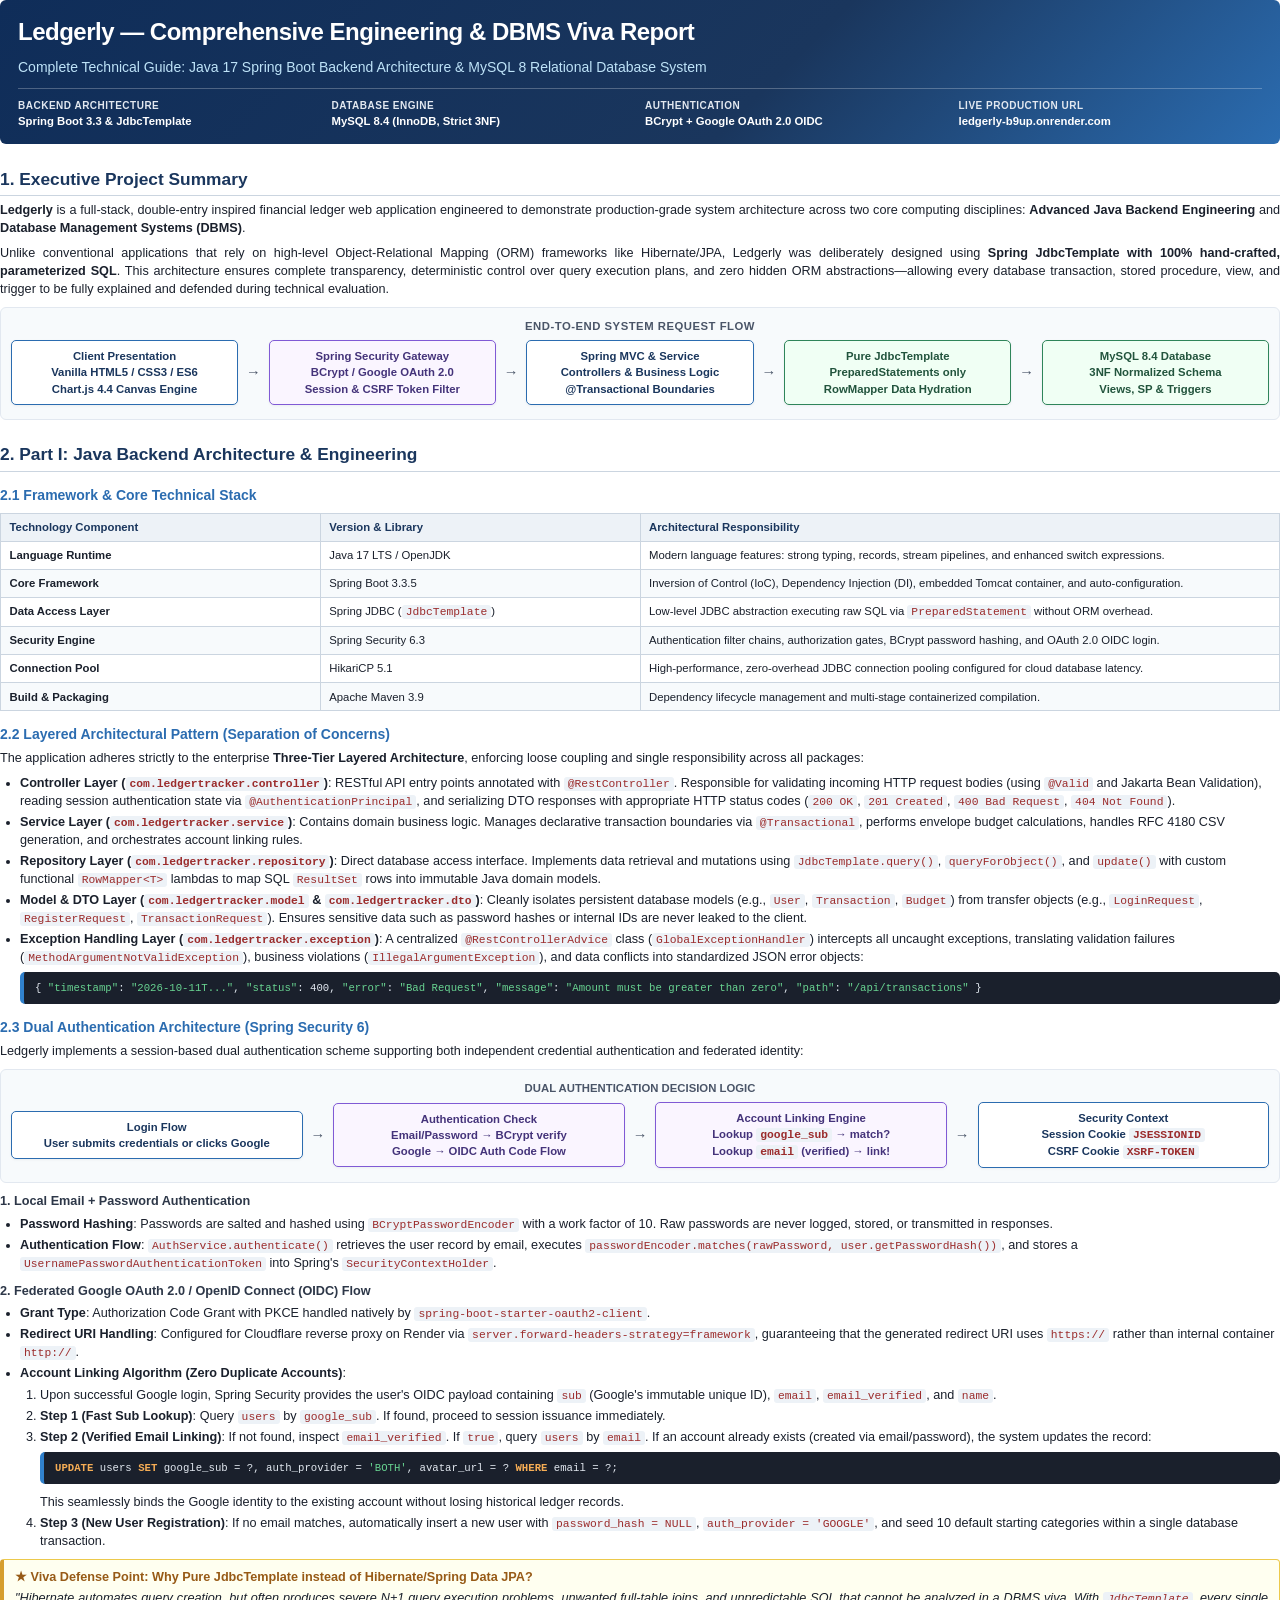
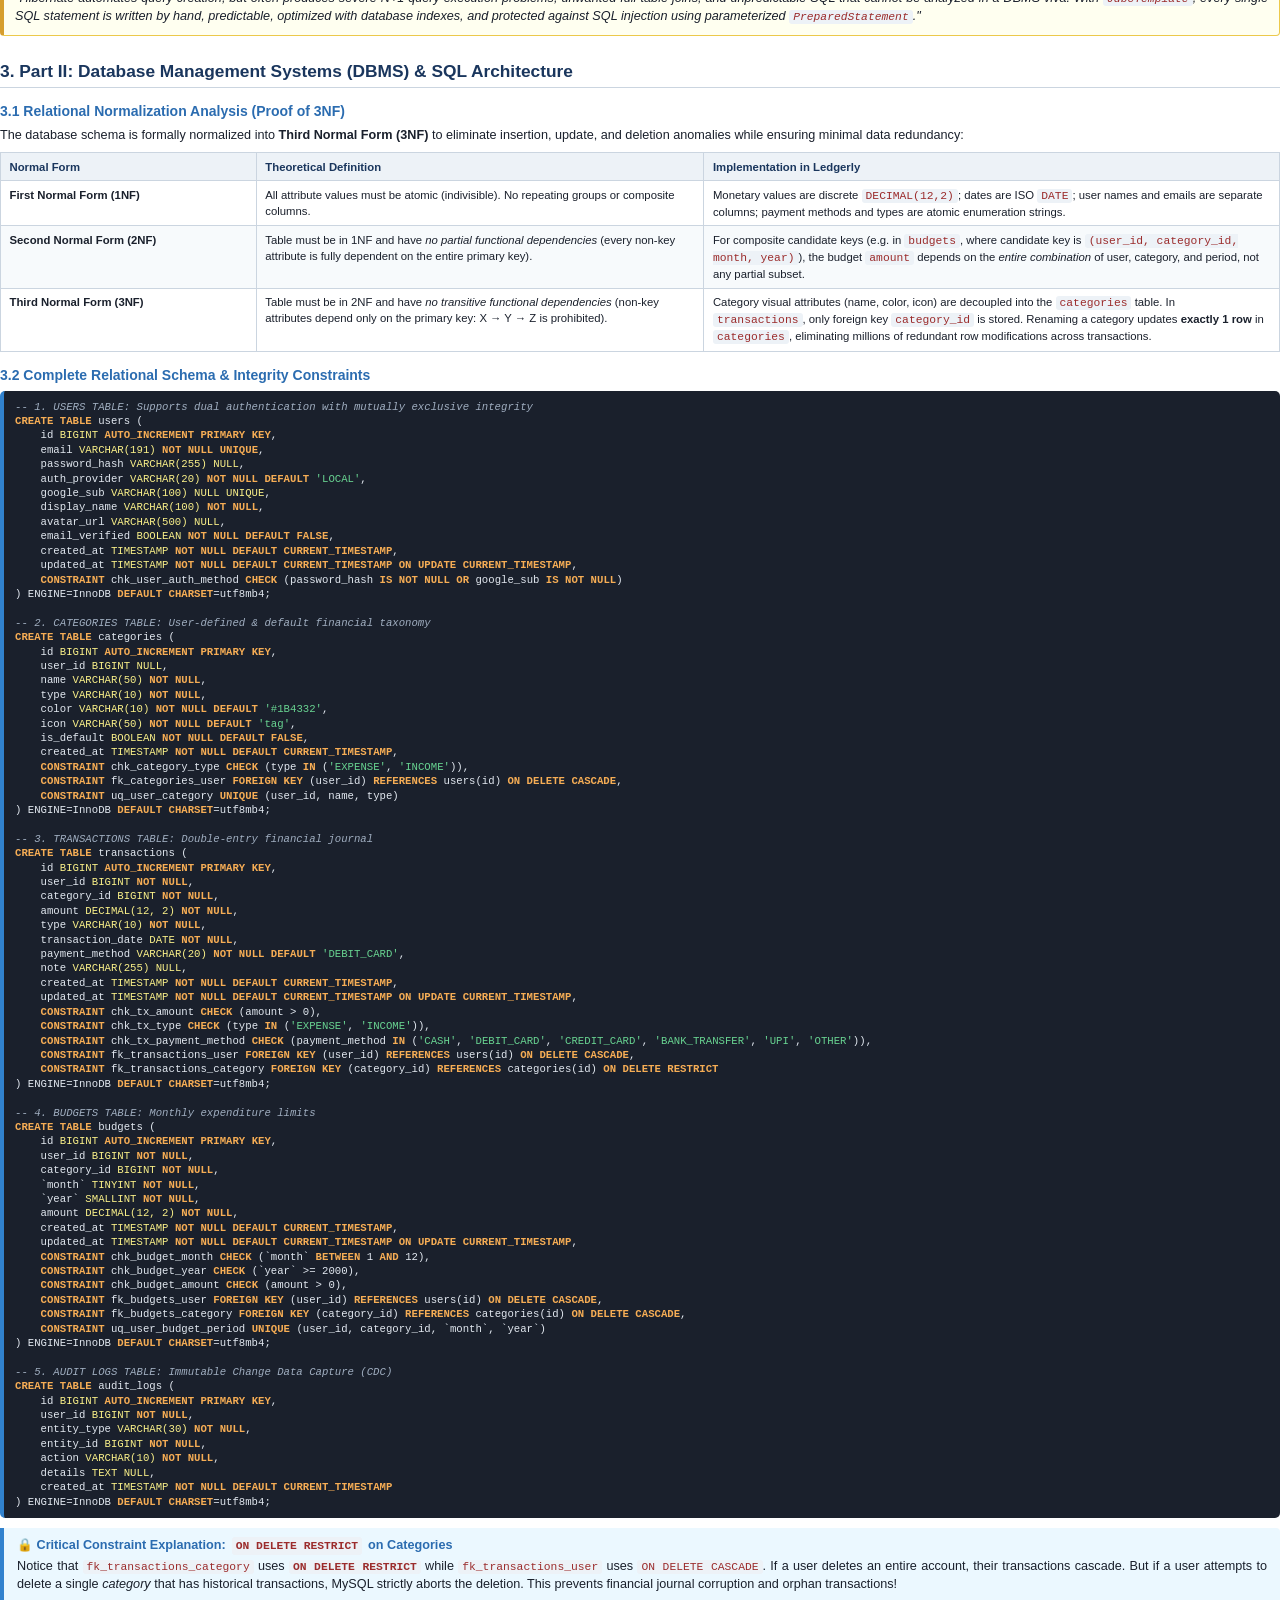
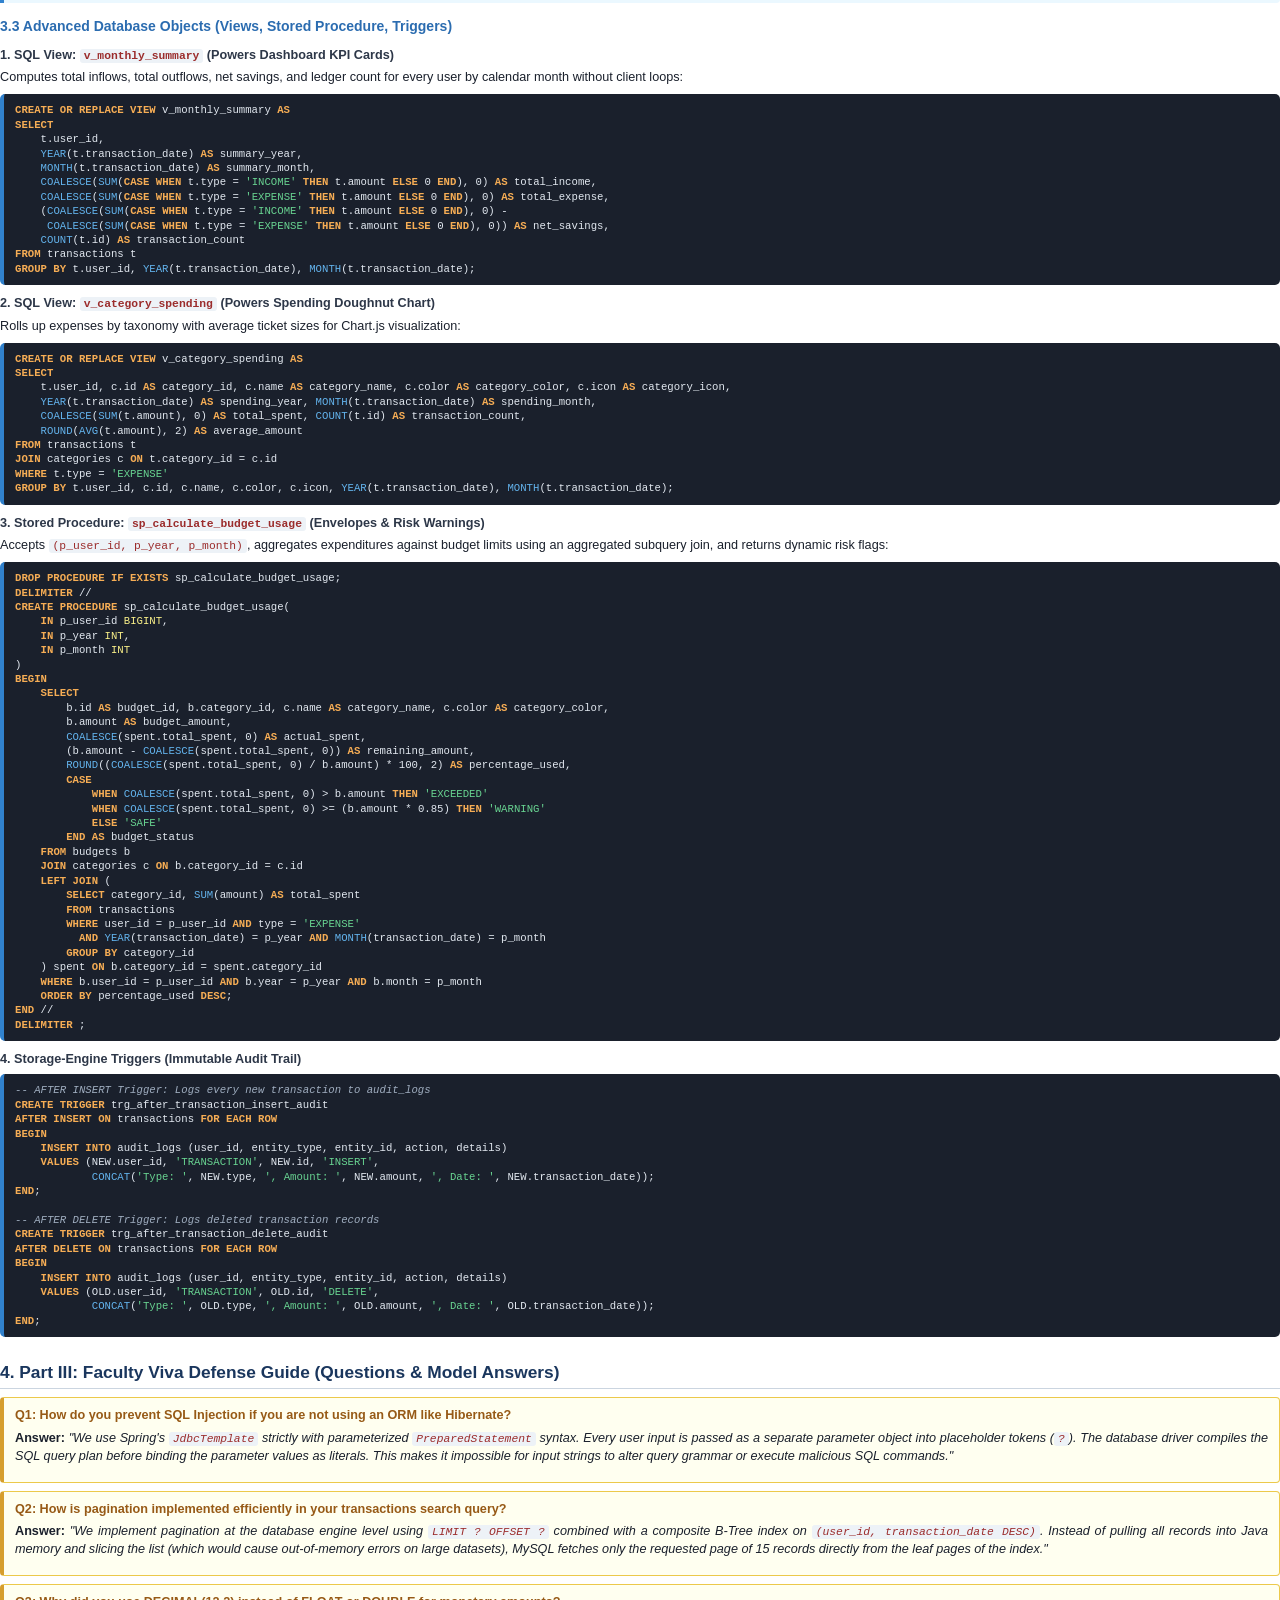
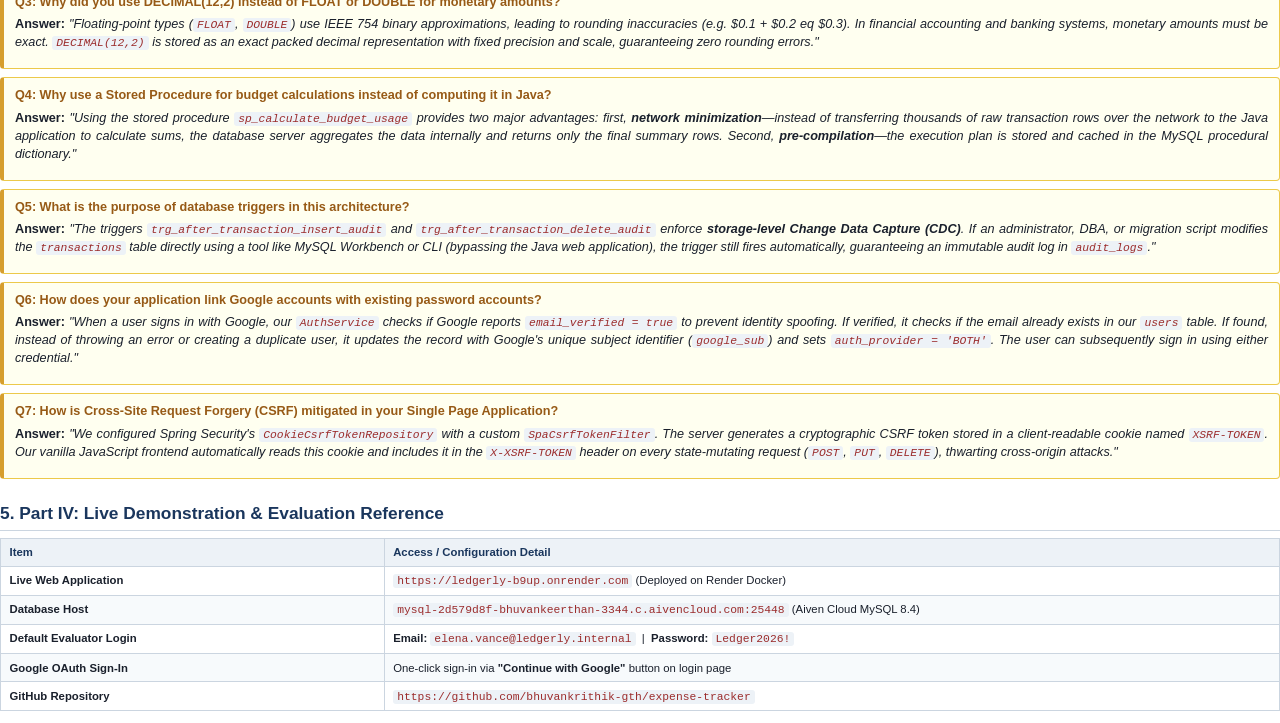
<file: ledgerly_viva_guide.html>
<!DOCTYPE html>
<html lang="en">
<head>
  <meta charset="UTF-8">
  <title>Ledgerly — Java Backend & DBMS Architecture Report</title>
  <style>
    @page {
      size: A4;
      margin: 14mm 13mm 14mm 13mm;
      @bottom-right {
        content: "Page " counter(page);
        font-family: 'Segoe UI', Arial, sans-serif;
        font-size: 8pt;
        color: #718096;
      }
    }
    
    * {
      box-sizing: border-box;
      -webkit-print-color-adjust: exact;
      print-color-adjust: exact;
    }
    
    body {
      font-family: 'Segoe UI', -apple-system, BlinkMacSystemFont, Roboto, Helvetica, Arial, sans-serif;
      font-size: 9.5pt;
      line-height: 1.42;
      color: #1a202c;
      background: #ffffff;
      margin: 0;
      padding: 0;
    }

    h1, h2, h3, h4 {
      color: #1a365d;
      font-weight: 700;
      margin-top: 1.1em;
      margin-bottom: 0.35em;
      page-break-after: avoid;
    }

    h1 {
      font-size: 19pt;
      border-bottom: 2.5px solid #2b6cb0;
      padding-bottom: 5px;
      margin-top: 0;
      color: #0f2d59;
    }

    h2 {
      font-size: 13pt;
      border-bottom: 1.5px solid #cbd5e0;
      padding-bottom: 4px;
      margin-top: 1.3em;
      color: #1a365d;
      page-break-after: avoid;
    }

    h3 {
      font-size: 10.5pt;
      color: #2b6cb0;
      margin-top: 1em;
      page-break-after: avoid;
    }

    h4 {
      font-size: 9.5pt;
      color: #2d3748;
      margin-top: 0.8em;
      page-break-after: avoid;
    }

    p {
      margin: 0.35em 0 0.55em 0;
      text-align: justify;
    }

    .page-break {
      page-break-before: always;
    }

    .header-banner {
      background: linear-gradient(135deg, #0f2d59 0%, #1a365d 60%, #2b6cb0 100%);
      color: white;
      padding: 15px 18px;
      border-radius: 6px;
      margin-bottom: 14px;
    }

    .header-banner h1 {
      color: #ffffff;
      border-bottom: none;
      margin: 0;
      font-size: 18pt;
      letter-spacing: -0.5px;
    }

    .header-banner .subtitle {
      font-size: 10.5pt;
      color: #bee3f8;
      margin-top: 4px;
      font-weight: 500;
    }

    .header-banner .meta-grid {
      display: grid;
      grid-template-columns: repeat(4, 1fr);
      gap: 10px;
      margin-top: 10px;
      padding-top: 10px;
      border-top: 1px solid rgba(255,255,255,0.25);
      font-size: 8.5pt;
    }

    .meta-item strong {
      color: #e2e8f0;
      display: block;
      font-size: 7.5pt;
      text-transform: uppercase;
      letter-spacing: 0.5px;
    }

    .meta-item span {
      color: #ffffff;
      font-weight: 600;
    }

    table {
      width: 100%;
      border-collapse: collapse;
      margin: 7px 0 12px 0;
      font-size: 8.5pt;
      page-break-inside: avoid;
    }

    th, td {
      border: 1px solid #cbd5e0;
      padding: 5.5px 8.5px;
      text-align: left;
      vertical-align: top;
    }

    th {
      background-color: #edf2f7;
      color: #1a365d;
      font-weight: 700;
    }

    tr:nth-child(even) td {
      background-color: #f7fafc;
    }

    code {
      font-family: 'Consolas', 'Courier New', monospace;
      font-size: 8.5pt;
      background: #edf2f7;
      color: #9b2c2c;
      padding: 1px 4px;
      border-radius: 3px;
    }

    pre {
      background: #1a202c;
      color: #e2e8f0;
      padding: 9px 11px;
      border-radius: 5px;
      font-family: 'Consolas', 'Courier New', monospace;
      font-size: 8pt;
      line-height: 1.35;
      overflow-x: auto;
      margin: 5px 0 10px 0;
      page-break-inside: avoid;
      border-left: 4px solid #3182ce;
    }

    pre .kw { color: #f6ad55; font-weight: bold; }
    pre .fn { color: #63b3ed; }
    pre .str { color: #68d391; }
    pre .cm { color: #a0aec0; font-style: italic; }
    pre .typ { color: #faf089; }

    .callout {
      background: #ebf8ff;
      border-left: 4px solid #3182ce;
      padding: 9px 13px;
      margin: 8px 0;
      border-radius: 0 4px 4px 0;
      page-break-inside: avoid;
    }

    .callout-title {
      font-weight: 700;
      color: #2b6cb0;
      margin-bottom: 3px;
      font-size: 9.5pt;
      display: flex;
      align-items: center;
      gap: 6px;
    }

    .viva-box {
      background: #fffff0;
      border-left: 4px solid #d69e2e;
      border-right: 1px solid #ecc94b;
      border-top: 1px solid #ecc94b;
      border-bottom: 1px solid #ecc94b;
      padding: 9px 11px;
      margin: 8px 0;
      border-radius: 4px;
      page-break-inside: avoid;
    }

    .viva-title {
      font-weight: 700;
      color: #975a16;
      font-size: 9.5pt;
      margin-bottom: 3px;
    }

    .diagram-container {
      background: #f7fafc;
      border: 1px solid #e2e8f0;
      border-radius: 6px;
      padding: 10px;
      margin: 8px 0;
      text-align: center;
      page-break-inside: avoid;
    }

    .flow-row {
      display: flex;
      justify-content: space-around;
      align-items: center;
      gap: 8px;
      margin: 4px 0;
    }

    .flow-node {
      background: #ffffff;
      border: 1.5px solid #2b6cb0;
      border-radius: 5px;
      padding: 7px 10px;
      font-size: 8.5pt;
      font-weight: 600;
      color: #1a365d;
      flex: 1;
      box-shadow: 0 1px 3px rgba(0,0,0,0.05);
    }

    .flow-node.db {
      border-color: #2f855a;
      color: #22543d;
      background: #f0fff4;
    }

    .flow-node.sec {
      border-color: #805ad5;
      color: #44337a;
      background: #faf5ff;
    }

    .flow-arrow {
      font-weight: bold;
      color: #4a5568;
      font-size: 11pt;
    }

    ul, ol {
      margin: 0.3em 0 0.5em 0;
      padding-left: 20px;
    }

    li {
      margin-bottom: 3px;
    }
  </style>
</head>
<body>

  <!-- ==================== COVER / HEADER BANNER ==================== -->
  <div class="header-banner">
    <h1>Ledgerly — Comprehensive Engineering & DBMS Viva Report</h1>
    <div class="subtitle">Complete Technical Guide: Java 17 Spring Boot Backend Architecture & MySQL 8 Relational Database System</div>
    <div class="meta-grid">
      <div class="meta-item">
        <strong>Backend Architecture</strong>
        <span>Spring Boot 3.3 & JdbcTemplate</span>
      </div>
      <div class="meta-item">
        <strong>Database Engine</strong>
        <span>MySQL 8.4 (InnoDB, Strict 3NF)</span>
      </div>
      <div class="meta-item">
        <strong>Authentication</strong>
        <span>BCrypt + Google OAuth 2.0 OIDC</span>
      </div>
      <div class="meta-item">
        <strong>Live Production URL</strong>
        <span>ledgerly-b9up.onrender.com</span>
      </div>
    </div>
  </div>

  <!-- ==================== EXECUTIVE SUMMARY ==================== -->
  <h2>1. Executive Project Summary</h2>
  <p>
    <strong>Ledgerly</strong> is a full-stack, double-entry inspired financial ledger web application engineered to demonstrate production-grade system architecture across two core computing disciplines: <strong>Advanced Java Backend Engineering</strong> and <strong>Database Management Systems (DBMS)</strong>.
  </p>
  <p>
    Unlike conventional applications that rely on high-level Object-Relational Mapping (ORM) frameworks like Hibernate/JPA, Ledgerly was deliberately designed using <strong>Spring JdbcTemplate with 100% hand-crafted, parameterized SQL</strong>. This architecture ensures complete transparency, deterministic control over query execution plans, and zero hidden ORM abstractions—allowing every database transaction, stored procedure, view, and trigger to be fully explained and defended during technical evaluation.
  </p>

  <div class="diagram-container">
    <div style="font-size: 8.5pt; font-weight: 700; color: #4a5568; margin-bottom: 6px; text-transform: uppercase; letter-spacing: 0.5px;">End-to-End System Request Flow</div>
    <div class="flow-row">
      <div class="flow-node">
        <strong>Client Presentation</strong><br>
        Vanilla HTML5 / CSS3 / ES6<br>
        Chart.js 4.4 Canvas Engine
      </div>
      <div class="flow-arrow">&rarr;</div>
      <div class="flow-node sec">
        <strong>Spring Security Gateway</strong><br>
        BCrypt / Google OAuth 2.0<br>
        Session & CSRF Token Filter
      </div>
      <div class="flow-arrow">&rarr;</div>
      <div class="flow-node">
        <strong>Spring MVC & Service</strong><br>
        Controllers & Business Logic<br>
        @Transactional Boundaries
      </div>
      <div class="flow-arrow">&rarr;</div>
      <div class="flow-node db">
        <strong>Pure JdbcTemplate</strong><br>
        PreparedStatements only<br>
        RowMapper Data Hydration
      </div>
      <div class="flow-arrow">&rarr;</div>
      <div class="flow-node db">
        <strong>MySQL 8.4 Database</strong><br>
        3NF Normalized Schema<br>
        Views, SP & Triggers
      </div>
    </div>
  </div>

  <!-- ==================== PART I: JAVA BACKEND ==================== -->
  <h2>2. Part I: Java Backend Architecture & Engineering</h2>

  <h3>2.1 Framework & Core Technical Stack</h3>
  <table>
    <thead>
      <tr>
        <th style="width: 25%;">Technology Component</th>
        <th style="width: 25%;">Version & Library</th>
        <th style="width: 50%;">Architectural Responsibility</th>
      </tr>
    </thead>
    <tbody>
      <tr>
        <td><strong>Language Runtime</strong></td>
        <td>Java 17 LTS / OpenJDK</td>
        <td>Modern language features: strong typing, records, stream pipelines, and enhanced switch expressions.</td>
      </tr>
      <tr>
        <td><strong>Core Framework</strong></td>
        <td>Spring Boot 3.3.5</td>
        <td>Inversion of Control (IoC), Dependency Injection (DI), embedded Tomcat container, and auto-configuration.</td>
      </tr>
      <tr>
        <td><strong>Data Access Layer</strong></td>
        <td>Spring JDBC (<code>JdbcTemplate</code>)</td>
        <td>Low-level JDBC abstraction executing raw SQL via <code>PreparedStatement</code> without ORM overhead.</td>
      </tr>
      <tr>
        <td><strong>Security Engine</strong></td>
        <td>Spring Security 6.3</td>
        <td>Authentication filter chains, authorization gates, BCrypt password hashing, and OAuth 2.0 OIDC login.</td>
      </tr>
      <tr>
        <td><strong>Connection Pool</strong></td>
        <td>HikariCP 5.1</td>
        <td>High-performance, zero-overhead JDBC connection pooling configured for cloud database latency.</td>
      </tr>
      <tr>
        <td><strong>Build & Packaging</strong></td>
        <td>Apache Maven 3.9</td>
        <td>Dependency lifecycle management and multi-stage containerized compilation.</td>
      </tr>
    </tbody>
  </table>

  <h3>2.2 Layered Architectural Pattern (Separation of Concerns)</h3>
  <p>
    The application adheres strictly to the enterprise <strong>Three-Tier Layered Architecture</strong>, enforcing loose coupling and single responsibility across all packages:
  </p>
  <ul>
    <li>
      <strong>Controller Layer (<code>com.ledgertracker.controller</code>)</strong>: RESTful API entry points annotated with <code>@RestController</code>. Responsible for validating incoming HTTP request bodies (using <code>@Valid</code> and Jakarta Bean Validation), reading session authentication state via <code>@AuthenticationPrincipal</code>, and serializing DTO responses with appropriate HTTP status codes (<code>200 OK</code>, <code>201 Created</code>, <code>400 Bad Request</code>, <code>404 Not Found</code>).
    </li>
    <li>
      <strong>Service Layer (<code>com.ledgertracker.service</code>)</strong>: Contains domain business logic. Manages declarative transaction boundaries via <code>@Transactional</code>, performs envelope budget calculations, handles RFC 4180 CSV generation, and orchestrates account linking rules.
    </li>
    <li>
      <strong>Repository Layer (<code>com.ledgertracker.repository</code>)</strong>: Direct database access interface. Implements data retrieval and mutations using <code>JdbcTemplate.query()</code>, <code>queryForObject()</code>, and <code>update()</code> with custom functional <code>RowMapper&lt;T&gt;</code> lambdas to map SQL <code>ResultSet</code> rows into immutable Java domain models.
    </li>
    <li>
      <strong>Model & DTO Layer (<code>com.ledgertracker.model</code> & <code>com.ledgertracker.dto</code>)</strong>: Cleanly isolates persistent database models (e.g., <code>User</code>, <code>Transaction</code>, <code>Budget</code>) from transfer objects (e.g., <code>LoginRequest</code>, <code>RegisterRequest</code>, <code>TransactionRequest</code>). Ensures sensitive data such as password hashes or internal IDs are never leaked to the client.
    </li>
    <li>
      <strong>Exception Handling Layer (<code>com.ledgertracker.exception</code>)</strong>: A centralized <code>@RestControllerAdvice</code> class (<code>GlobalExceptionHandler</code>) intercepts all uncaught exceptions, translating validation failures (<code>MethodArgumentNotValidException</code>), business violations (<code>IllegalArgumentException</code>), and data conflicts into standardized JSON error objects:
      <pre>{ <span class="str">"timestamp"</span>: <span class="str">"2026-10-11T..."</span>, <span class="str">"status"</span>: 400, <span class="str">"error"</span>: <span class="str">"Bad Request"</span>, <span class="str">"message"</span>: <span class="str">"Amount must be greater than zero"</span>, <span class="str">"path"</span>: <span class="str">"/api/transactions"</span> }</pre>
    </li>
  </ul>

  <!-- ==================== SECURITY & AUTHENTICATION ==================== -->
  <h3>2.3 Dual Authentication Architecture (Spring Security 6)</h3>
  <p>
    Ledgerly implements a session-based dual authentication scheme supporting both independent credential authentication and federated identity:
  </p>

  <div class="diagram-container">
    <div style="font-size: 8.5pt; font-weight: 700; color: #4a5568; margin-bottom: 6px; text-transform: uppercase;">Dual Authentication Decision Logic</div>
    <div class="flow-row">
      <div class="flow-node">
        <strong>Login Flow</strong><br>
        User submits credentials or clicks Google
      </div>
      <div class="flow-arrow">&rarr;</div>
      <div class="flow-node sec">
        <strong>Authentication Check</strong><br>
        Email/Password &rarr; BCrypt verify<br>
        Google &rarr; OIDC Auth Code Flow
      </div>
      <div class="flow-arrow">&rarr;</div>
      <div class="flow-node sec">
        <strong>Account Linking Engine</strong><br>
        Lookup <code>google_sub</code> &rarr; match?<br>
        Lookup <code>email</code> (verified) &rarr; link!
      </div>
      <div class="flow-arrow">&rarr;</div>
      <div class="flow-node">
        <strong>Security Context</strong><br>
        Session Cookie <code>JSESSIONID</code><br>
        CSRF Cookie <code>XSRF-TOKEN</code>
      </div>
    </div>
  </div>

  <h4>1. Local Email + Password Authentication</h4>
  <ul>
    <li><strong>Password Hashing</strong>: Passwords are salted and hashed using <code>BCryptPasswordEncoder</code> with a work factor of 10. Raw passwords are never logged, stored, or transmitted in responses.</li>
    <li><strong>Authentication Flow</strong>: <code>AuthService.authenticate()</code> retrieves the user record by email, executes <code>passwordEncoder.matches(rawPassword, user.getPasswordHash())</code>, and stores a <code>UsernamePasswordAuthenticationToken</code> into Spring's <code>SecurityContextHolder</code>.</li>
  </ul>

  <h4>2. Federated Google OAuth 2.0 / OpenID Connect (OIDC) Flow</h4>
  <ul>
    <li><strong>Grant Type</strong>: Authorization Code Grant with PKCE handled natively by <code>spring-boot-starter-oauth2-client</code>.</li>
    <li><strong>Redirect URI Handling</strong>: Configured for Cloudflare reverse proxy on Render via <code>server.forward-headers-strategy=framework</code>, guaranteeing that the generated redirect URI uses <code>https://</code> rather than internal container <code>http://</code>.</li>
    <li>
      <strong>Account Linking Algorithm (Zero Duplicate Accounts)</strong>:
      <ol>
        <li>Upon successful Google login, Spring Security provides the user's OIDC payload containing <code>sub</code> (Google's immutable unique ID), <code>email</code>, <code>email_verified</code>, and <code>name</code>.</li>
        <li><strong>Step 1 (Fast Sub Lookup)</strong>: Query <code>users</code> by <code>google_sub</code>. If found, proceed to session issuance immediately.</li>
        <li><strong>Step 2 (Verified Email Linking)</strong>: If not found, inspect <code>email_verified</code>. If <code>true</code>, query <code>users</code> by <code>email</code>. If an account already exists (created via email/password), the system updates the record:
          <pre><span class="kw">UPDATE</span> users <span class="kw">SET</span> google_sub = ?, auth_provider = <span class="str">'BOTH'</span>, avatar_url = ? <span class="kw">WHERE</span> email = ?;</pre>
          This seamlessly binds the Google identity to the existing account without losing historical ledger records.
        </li>
        <li><strong>Step 3 (New User Registration)</strong>: If no email matches, automatically insert a new user with <code>password_hash = NULL</code>, <code>auth_provider = 'GOOGLE'</code>, and seed 10 default starting categories within a single database transaction.</li>
      </ol>
    </li>
  </ul>

  <div class="viva-box">
    <div class="viva-title">&#9733; Viva Defense Point: Why Pure JdbcTemplate instead of Hibernate/Spring Data JPA?</div>
    <p style="margin: 0;">
      <em>"Hibernate automates query creation, but often produces severe N+1 query execution problems, unwanted full-table joins, and unpredictable SQL that cannot be analyzed in a DBMS viva. With <code>JdbcTemplate</code>, every single SQL statement is written by hand, predictable, optimized with database indexes, and protected against SQL injection using parameterized <code>PreparedStatement</code>."</em>
    </p>
  </div>

  <div class="page-break"></div>

  <!-- ==================== PART II: DBMS ARCHITECTURE ==================== -->
  <h2>3. Part II: Database Management Systems (DBMS) & SQL Architecture</h2>

  <h3>3.1 Relational Normalization Analysis (Proof of 3NF)</h3>
  <p>
    The database schema is formally normalized into <strong>Third Normal Form (3NF)</strong> to eliminate insertion, update, and deletion anomalies while ensuring minimal data redundancy:
  </p>
  <table>
    <thead>
      <tr>
        <th style="width: 20%;">Normal Form</th>
        <th style="width: 35%;">Theoretical Definition</th>
        <th style="width: 45%;">Implementation in Ledgerly</th>
      </tr>
    </thead>
    <tbody>
      <tr>
        <td><strong>First Normal Form (1NF)</strong></td>
        <td>All attribute values must be atomic (indivisible). No repeating groups or composite columns.</td>
        <td>
          Monetary values are discrete <code>DECIMAL(12,2)</code>; dates are ISO <code>DATE</code>; user names and emails are separate columns; payment methods and types are atomic enumeration strings.
        </td>
      </tr>
      <tr>
        <td><strong>Second Normal Form (2NF)</strong></td>
        <td>Table must be in 1NF and have <em>no partial functional dependencies</em> (every non-key attribute is fully dependent on the entire primary key).</td>
        <td>
          For composite candidate keys (e.g. in <code>budgets</code>, where candidate key is <code>(user_id, category_id, month, year)</code>), the budget <code>amount</code> depends on the <em>entire combination</em> of user, category, and period, not any partial subset.
        </td>
      </tr>
      <tr>
        <td><strong>Third Normal Form (3NF)</strong></td>
        <td>Table must be in 2NF and have <em>no transitive functional dependencies</em> (non-key attributes depend only on the primary key: X &rarr; Y &rarr; Z is prohibited).</td>
        <td>
          Category visual attributes (name, color, icon) are decoupled into the <code>categories</code> table. In <code>transactions</code>, only foreign key <code>category_id</code> is stored. Renaming a category updates <strong>exactly 1 row</strong> in <code>categories</code>, eliminating millions of redundant row modifications across transactions.
        </td>
      </tr>
    </tbody>
  </table>

  <!-- ==================== RELATIONAL SCHEMA & DDL ==================== -->
  <h3>3.2 Complete Relational Schema & Integrity Constraints</h3>

  <pre><span class="cm">-- 1. USERS TABLE: Supports dual authentication with mutually exclusive integrity</span>
<span class="kw">CREATE TABLE</span> users (
    id <span class="typ">BIGINT</span> <span class="kw">AUTO_INCREMENT PRIMARY KEY</span>,
    email <span class="typ">VARCHAR(191)</span> <span class="kw">NOT NULL UNIQUE</span>,
    password_hash <span class="typ">VARCHAR(255) NULL</span>,
    auth_provider <span class="typ">VARCHAR(20)</span> <span class="kw">NOT NULL DEFAULT</span> <span class="str">'LOCAL'</span>,
    google_sub <span class="typ">VARCHAR(100) NULL UNIQUE</span>,
    display_name <span class="typ">VARCHAR(100)</span> <span class="kw">NOT NULL</span>,
    avatar_url <span class="typ">VARCHAR(500) NULL</span>,
    email_verified <span class="typ">BOOLEAN</span> <span class="kw">NOT NULL DEFAULT FALSE</span>,
    created_at <span class="typ">TIMESTAMP</span> <span class="kw">NOT NULL DEFAULT CURRENT_TIMESTAMP</span>,
    updated_at <span class="typ">TIMESTAMP</span> <span class="kw">NOT NULL DEFAULT CURRENT_TIMESTAMP ON UPDATE CURRENT_TIMESTAMP</span>,
    <span class="kw">CONSTRAINT</span> chk_user_auth_method <span class="kw">CHECK</span> (password_hash <span class="kw">IS NOT NULL OR</span> google_sub <span class="kw">IS NOT NULL</span>)
) ENGINE=InnoDB <span class="kw">DEFAULT CHARSET</span>=utf8mb4;

<span class="cm">-- 2. CATEGORIES TABLE: User-defined & default financial taxonomy</span>
<span class="kw">CREATE TABLE</span> categories (
    id <span class="typ">BIGINT</span> <span class="kw">AUTO_INCREMENT PRIMARY KEY</span>,
    user_id <span class="typ">BIGINT NULL</span>,
    name <span class="typ">VARCHAR(50)</span> <span class="kw">NOT NULL</span>,
    type <span class="typ">VARCHAR(10)</span> <span class="kw">NOT NULL</span>,
    color <span class="typ">VARCHAR(10)</span> <span class="kw">NOT NULL DEFAULT</span> <span class="str">'#1B4332'</span>,
    icon <span class="typ">VARCHAR(50)</span> <span class="kw">NOT NULL DEFAULT</span> <span class="str">'tag'</span>,
    is_default <span class="typ">BOOLEAN</span> <span class="kw">NOT NULL DEFAULT FALSE</span>,
    created_at <span class="typ">TIMESTAMP</span> <span class="kw">NOT NULL DEFAULT CURRENT_TIMESTAMP</span>,
    <span class="kw">CONSTRAINT</span> chk_category_type <span class="kw">CHECK</span> (type <span class="kw">IN</span> (<span class="str">'EXPENSE'</span>, <span class="str">'INCOME'</span>)),
    <span class="kw">CONSTRAINT</span> fk_categories_user <span class="kw">FOREIGN KEY</span> (user_id) <span class="kw">REFERENCES</span> users(id) <span class="kw">ON DELETE CASCADE</span>,
    <span class="kw">CONSTRAINT</span> uq_user_category <span class="kw">UNIQUE</span> (user_id, name, type)
) ENGINE=InnoDB <span class="kw">DEFAULT CHARSET</span>=utf8mb4;

<span class="cm">-- 3. TRANSACTIONS TABLE: Double-entry financial journal</span>
<span class="kw">CREATE TABLE</span> transactions (
    id <span class="typ">BIGINT</span> <span class="kw">AUTO_INCREMENT PRIMARY KEY</span>,
    user_id <span class="typ">BIGINT</span> <span class="kw">NOT NULL</span>,
    category_id <span class="typ">BIGINT</span> <span class="kw">NOT NULL</span>,
    amount <span class="typ">DECIMAL(12, 2)</span> <span class="kw">NOT NULL</span>,
    type <span class="typ">VARCHAR(10)</span> <span class="kw">NOT NULL</span>,
    transaction_date <span class="typ">DATE</span> <span class="kw">NOT NULL</span>,
    payment_method <span class="typ">VARCHAR(20)</span> <span class="kw">NOT NULL DEFAULT</span> <span class="str">'DEBIT_CARD'</span>,
    note <span class="typ">VARCHAR(255) NULL</span>,
    created_at <span class="typ">TIMESTAMP</span> <span class="kw">NOT NULL DEFAULT CURRENT_TIMESTAMP</span>,
    updated_at <span class="typ">TIMESTAMP</span> <span class="kw">NOT NULL DEFAULT CURRENT_TIMESTAMP ON UPDATE CURRENT_TIMESTAMP</span>,
    <span class="kw">CONSTRAINT</span> chk_tx_amount <span class="kw">CHECK</span> (amount > 0),
    <span class="kw">CONSTRAINT</span> chk_tx_type <span class="kw">CHECK</span> (type <span class="kw">IN</span> (<span class="str">'EXPENSE'</span>, <span class="str">'INCOME'</span>)),
    <span class="kw">CONSTRAINT</span> chk_tx_payment_method <span class="kw">CHECK</span> (payment_method <span class="kw">IN</span> (<span class="str">'CASH'</span>, <span class="str">'DEBIT_CARD'</span>, <span class="str">'CREDIT_CARD'</span>, <span class="str">'BANK_TRANSFER'</span>, <span class="str">'UPI'</span>, <span class="str">'OTHER'</span>)),
    <span class="kw">CONSTRAINT</span> fk_transactions_user <span class="kw">FOREIGN KEY</span> (user_id) <span class="kw">REFERENCES</span> users(id) <span class="kw">ON DELETE CASCADE</span>,
    <span class="kw">CONSTRAINT</span> fk_transactions_category <span class="kw">FOREIGN KEY</span> (category_id) <span class="kw">REFERENCES</span> categories(id) <span class="kw">ON DELETE RESTRICT</span>
) ENGINE=InnoDB <span class="kw">DEFAULT CHARSET</span>=utf8mb4;

<span class="cm">-- 4. BUDGETS TABLE: Monthly expenditure limits</span>
<span class="kw">CREATE TABLE</span> budgets (
    id <span class="typ">BIGINT</span> <span class="kw">AUTO_INCREMENT PRIMARY KEY</span>,
    user_id <span class="typ">BIGINT</span> <span class="kw">NOT NULL</span>,
    category_id <span class="typ">BIGINT</span> <span class="kw">NOT NULL</span>,
    `month` <span class="typ">TINYINT</span> <span class="kw">NOT NULL</span>,
    `year` <span class="typ">SMALLINT</span> <span class="kw">NOT NULL</span>,
    amount <span class="typ">DECIMAL(12, 2)</span> <span class="kw">NOT NULL</span>,
    created_at <span class="typ">TIMESTAMP</span> <span class="kw">NOT NULL DEFAULT CURRENT_TIMESTAMP</span>,
    updated_at <span class="typ">TIMESTAMP</span> <span class="kw">NOT NULL DEFAULT CURRENT_TIMESTAMP ON UPDATE CURRENT_TIMESTAMP</span>,
    <span class="kw">CONSTRAINT</span> chk_budget_month <span class="kw">CHECK</span> (`month` <span class="kw">BETWEEN</span> 1 <span class="kw">AND</span> 12),
    <span class="kw">CONSTRAINT</span> chk_budget_year <span class="kw">CHECK</span> (`year` >= 2000),
    <span class="kw">CONSTRAINT</span> chk_budget_amount <span class="kw">CHECK</span> (amount > 0),
    <span class="kw">CONSTRAINT</span> fk_budgets_user <span class="kw">FOREIGN KEY</span> (user_id) <span class="kw">REFERENCES</span> users(id) <span class="kw">ON DELETE CASCADE</span>,
    <span class="kw">CONSTRAINT</span> fk_budgets_category <span class="kw">FOREIGN KEY</span> (category_id) <span class="kw">REFERENCES</span> categories(id) <span class="kw">ON DELETE CASCADE</span>,
    <span class="kw">CONSTRAINT</span> uq_user_budget_period <span class="kw">UNIQUE</span> (user_id, category_id, `month`, `year`)
) ENGINE=InnoDB <span class="kw">DEFAULT CHARSET</span>=utf8mb4;

<span class="cm">-- 5. AUDIT LOGS TABLE: Immutable Change Data Capture (CDC)</span>
<span class="kw">CREATE TABLE</span> audit_logs (
    id <span class="typ">BIGINT</span> <span class="kw">AUTO_INCREMENT PRIMARY KEY</span>,
    user_id <span class="typ">BIGINT</span> <span class="kw">NOT NULL</span>,
    entity_type <span class="typ">VARCHAR(30)</span> <span class="kw">NOT NULL</span>,
    entity_id <span class="typ">BIGINT</span> <span class="kw">NOT NULL</span>,
    action <span class="typ">VARCHAR(10)</span> <span class="kw">NOT NULL</span>,
    details <span class="typ">TEXT NULL</span>,
    created_at <span class="typ">TIMESTAMP</span> <span class="kw">NOT NULL DEFAULT CURRENT_TIMESTAMP</span>
) ENGINE=InnoDB <span class="kw">DEFAULT CHARSET</span>=utf8mb4;</pre>

  <div class="callout">
    <div class="callout-title">&#128274; Critical Constraint Explanation: <code>ON DELETE RESTRICT</code> on Categories</div>
    <p style="margin: 0;">
      Notice that <code>fk_transactions_category</code> uses <strong><code>ON DELETE RESTRICT</code></strong> while <code>fk_transactions_user</code> uses <code>ON DELETE CASCADE</code>. If a user deletes an entire account, their transactions cascade. But if a user attempts to delete a single <em>category</em> that has historical transactions, MySQL strictly aborts the deletion. This prevents financial journal corruption and orphan transactions!
    </p>
  </div>

  <div class="page-break"></div>

  <!-- ==================== VIEWS, PROCEDURES, TRIGGERS ==================== -->
  <h3>3.3 Advanced Database Objects (Views, Stored Procedure, Triggers)</h3>

  <h4>1. SQL View: <code>v_monthly_summary</code> (Powers Dashboard KPI Cards)</h4>
  <p>
    Computes total inflows, total outflows, net savings, and ledger count for every user by calendar month without client loops:
  </p>
  <pre><span class="kw">CREATE OR REPLACE VIEW</span> v_monthly_summary <span class="kw">AS</span>
<span class="kw">SELECT</span>
    t.user_id,
    <span class="fn">YEAR</span>(t.transaction_date) <span class="kw">AS</span> summary_year,
    <span class="fn">MONTH</span>(t.transaction_date) <span class="kw">AS</span> summary_month,
    <span class="fn">COALESCE</span>(<span class="fn">SUM</span>(<span class="kw">CASE WHEN</span> t.type = <span class="str">'INCOME'</span> <span class="kw">THEN</span> t.amount <span class="kw">ELSE</span> 0 <span class="kw">END</span>), 0) <span class="kw">AS</span> total_income,
    <span class="fn">COALESCE</span>(<span class="fn">SUM</span>(<span class="kw">CASE WHEN</span> t.type = <span class="str">'EXPENSE'</span> <span class="kw">THEN</span> t.amount <span class="kw">ELSE</span> 0 <span class="kw">END</span>), 0) <span class="kw">AS</span> total_expense,
    (<span class="fn">COALESCE</span>(<span class="fn">SUM</span>(<span class="kw">CASE WHEN</span> t.type = <span class="str">'INCOME'</span> <span class="kw">THEN</span> t.amount <span class="kw">ELSE</span> 0 <span class="kw">END</span>), 0) -
     <span class="fn">COALESCE</span>(<span class="fn">SUM</span>(<span class="kw">CASE WHEN</span> t.type = <span class="str">'EXPENSE'</span> <span class="kw">THEN</span> t.amount <span class="kw">ELSE</span> 0 <span class="kw">END</span>), 0)) <span class="kw">AS</span> net_savings,
    <span class="fn">COUNT</span>(t.id) <span class="kw">AS</span> transaction_count
<span class="kw">FROM</span> transactions t
<span class="kw">GROUP BY</span> t.user_id, <span class="fn">YEAR</span>(t.transaction_date), <span class="fn">MONTH</span>(t.transaction_date);</pre>

  <h4>2. SQL View: <code>v_category_spending</code> (Powers Spending Doughnut Chart)</h4>
  <p>
    Rolls up expenses by taxonomy with average ticket sizes for Chart.js visualization:
  </p>
  <pre><span class="kw">CREATE OR REPLACE VIEW</span> v_category_spending <span class="kw">AS</span>
<span class="kw">SELECT</span>
    t.user_id, c.id <span class="kw">AS</span> category_id, c.name <span class="kw">AS</span> category_name, c.color <span class="kw">AS</span> category_color, c.icon <span class="kw">AS</span> category_icon,
    <span class="fn">YEAR</span>(t.transaction_date) <span class="kw">AS</span> spending_year, <span class="fn">MONTH</span>(t.transaction_date) <span class="kw">AS</span> spending_month,
    <span class="fn">COALESCE</span>(<span class="fn">SUM</span>(t.amount), 0) <span class="kw">AS</span> total_spent, <span class="fn">COUNT</span>(t.id) <span class="kw">AS</span> transaction_count,
    <span class="fn">ROUND</span>(<span class="fn">AVG</span>(t.amount), 2) <span class="kw">AS</span> average_amount
<span class="kw">FROM</span> transactions t
<span class="kw">JOIN</span> categories c <span class="kw">ON</span> t.category_id = c.id
<span class="kw">WHERE</span> t.type = <span class="str">'EXPENSE'</span>
<span class="kw">GROUP BY</span> t.user_id, c.id, c.name, c.color, c.icon, <span class="fn">YEAR</span>(t.transaction_date), <span class="fn">MONTH</span>(t.transaction_date);</pre>

  <h4>3. Stored Procedure: <code>sp_calculate_budget_usage</code> (Envelopes & Risk Warnings)</h4>
  <p>
    Accepts <code>(p_user_id, p_year, p_month)</code>, aggregates expenditures against budget limits using an aggregated subquery join, and returns dynamic risk flags:
  </p>
  <pre><span class="kw">DROP PROCEDURE IF EXISTS</span> sp_calculate_budget_usage;
<span class="kw">DELIMITER</span> //
<span class="kw">CREATE PROCEDURE</span> sp_calculate_budget_usage(
    <span class="kw">IN</span> p_user_id <span class="typ">BIGINT</span>,
    <span class="kw">IN</span> p_year <span class="typ">INT</span>,
    <span class="kw">IN</span> p_month <span class="typ">INT</span>
)
<span class="kw">BEGIN</span>
    <span class="kw">SELECT</span>
        b.id <span class="kw">AS</span> budget_id, b.category_id, c.name <span class="kw">AS</span> category_name, c.color <span class="kw">AS</span> category_color,
        b.amount <span class="kw">AS</span> budget_amount,
        <span class="fn">COALESCE</span>(spent.total_spent, 0) <span class="kw">AS</span> actual_spent,
        (b.amount - <span class="fn">COALESCE</span>(spent.total_spent, 0)) <span class="kw">AS</span> remaining_amount,
        <span class="fn">ROUND</span>((<span class="fn">COALESCE</span>(spent.total_spent, 0) / b.amount) * 100, 2) <span class="kw">AS</span> percentage_used,
        <span class="kw">CASE</span>
            <span class="kw">WHEN</span> <span class="fn">COALESCE</span>(spent.total_spent, 0) > b.amount <span class="kw">THEN</span> <span class="str">'EXCEEDED'</span>
            <span class="kw">WHEN</span> <span class="fn">COALESCE</span>(spent.total_spent, 0) >= (b.amount * 0.85) <span class="kw">THEN</span> <span class="str">'WARNING'</span>
            <span class="kw">ELSE</span> <span class="str">'SAFE'</span>
        <span class="kw">END AS</span> budget_status
    <span class="kw">FROM</span> budgets b
    <span class="kw">JOIN</span> categories c <span class="kw">ON</span> b.category_id = c.id
    <span class="kw">LEFT JOIN</span> (
        <span class="kw">SELECT</span> category_id, <span class="fn">SUM</span>(amount) <span class="kw">AS</span> total_spent
        <span class="kw">FROM</span> transactions
        <span class="kw">WHERE</span> user_id = p_user_id <span class="kw">AND</span> type = <span class="str">'EXPENSE'</span>
          <span class="kw">AND</span> <span class="fn">YEAR</span>(transaction_date) = p_year <span class="kw">AND</span> <span class="fn">MONTH</span>(transaction_date) = p_month
        <span class="kw">GROUP BY</span> category_id
    ) spent <span class="kw">ON</span> b.category_id = spent.category_id
    <span class="kw">WHERE</span> b.user_id = p_user_id <span class="kw">AND</span> b.year = p_year <span class="kw">AND</span> b.month = p_month
    <span class="kw">ORDER BY</span> percentage_used <span class="kw">DESC</span>;
<span class="kw">END</span> //
<span class="kw">DELIMITER</span> ;</pre>

  <h4>4. Storage-Engine Triggers (Immutable Audit Trail)</h4>
  <pre><span class="cm">-- AFTER INSERT Trigger: Logs every new transaction to audit_logs</span>
<span class="kw">CREATE TRIGGER</span> trg_after_transaction_insert_audit
<span class="kw">AFTER INSERT ON</span> transactions <span class="kw">FOR EACH ROW</span>
<span class="kw">BEGIN</span>
    <span class="kw">INSERT INTO</span> audit_logs (user_id, entity_type, entity_id, action, details)
    <span class="kw">VALUES</span> (NEW.user_id, <span class="str">'TRANSACTION'</span>, NEW.id, <span class="str">'INSERT'</span>, 
            <span class="fn">CONCAT</span>(<span class="str">'Type: '</span>, NEW.type, <span class="str">', Amount: '</span>, NEW.amount, <span class="str">', Date: '</span>, NEW.transaction_date));
<span class="kw">END</span>;

<span class="cm">-- AFTER DELETE Trigger: Logs deleted transaction records</span>
<span class="kw">CREATE TRIGGER</span> trg_after_transaction_delete_audit
<span class="kw">AFTER DELETE ON</span> transactions <span class="kw">FOR EACH ROW</span>
<span class="kw">BEGIN</span>
    <span class="kw">INSERT INTO</span> audit_logs (user_id, entity_type, entity_id, action, details)
    <span class="kw">VALUES</span> (OLD.user_id, <span class="str">'TRANSACTION'</span>, OLD.id, <span class="str">'DELETE'</span>, 
            <span class="fn">CONCAT</span>(<span class="str">'Type: '</span>, OLD.type, <span class="str">', Amount: '</span>, OLD.amount, <span class="str">', Date: '</span>, OLD.transaction_date));
<span class="kw">END</span>;</pre>

  <div class="page-break"></div>

  <!-- ==================== PART III: VIVA DEFENSE GUIDE ==================== -->
  <h2>4. Part III: Faculty Viva Defense Guide (Questions & Model Answers)</h2>

  <div class="viva-box">
    <div class="viva-title">Q1: How do you prevent SQL Injection if you are not using an ORM like Hibernate?</div>
    <p>
      <strong>Answer:</strong> <em>"We use Spring's <code>JdbcTemplate</code> strictly with parameterized <code>PreparedStatement</code> syntax. Every user input is passed as a separate parameter object into placeholder tokens (<code>?</code>). The database driver compiles the SQL query plan before binding the parameter values as literals. This makes it impossible for input strings to alter query grammar or execute malicious SQL commands."</em>
    </p>
  </div>

  <div class="viva-box">
    <div class="viva-title">Q2: How is pagination implemented efficiently in your transactions search query?</div>
    <p>
      <strong>Answer:</strong> <em>"We implement pagination at the database engine level using <code>LIMIT ? OFFSET ?</code> combined with a composite B-Tree index on <code>(user_id, transaction_date DESC)</code>. Instead of pulling all records into Java memory and slicing the list (which would cause out-of-memory errors on large datasets), MySQL fetches only the requested page of 15 records directly from the leaf pages of the index."</em>
    </p>
  </div>

  <div class="viva-box">
    <div class="viva-title">Q3: Why did you use DECIMAL(12,2) instead of FLOAT or DOUBLE for monetary amounts?</div>
    <p>
      <strong>Answer:</strong> <em>"Floating-point types (<code>FLOAT</code>, <code>DOUBLE</code>) use IEEE 754 binary approximations, leading to rounding inaccuracies (e.g. $0.1 + $0.2 
eq $0.3). In financial accounting and banking systems, monetary amounts must be exact. <code>DECIMAL(12,2)</code> is stored as an exact packed decimal representation with fixed precision and scale, guaranteeing zero rounding errors."</em>
    </p>
  </div>

  <div class="viva-box">
    <div class="viva-title">Q4: Why use a Stored Procedure for budget calculations instead of computing it in Java?</div>
    <p>
      <strong>Answer:</strong> <em>"Using the stored procedure <code>sp_calculate_budget_usage</code> provides two major advantages: first, <strong>network minimization</strong>—instead of transferring thousands of raw transaction rows over the network to the Java application to calculate sums, the database server aggregates the data internally and returns only the final summary rows. Second, <strong>pre-compilation</strong>—the execution plan is stored and cached in the MySQL procedural dictionary."</em>
    </p>
  </div>

  <div class="viva-box">
    <div class="viva-title">Q5: What is the purpose of database triggers in this architecture?</div>
    <p>
      <strong>Answer:</strong> <em>"The triggers <code>trg_after_transaction_insert_audit</code> and <code>trg_after_transaction_delete_audit</code> enforce <strong>storage-level Change Data Capture (CDC)</strong>. If an administrator, DBA, or migration script modifies the <code>transactions</code> table directly using a tool like MySQL Workbench or CLI (bypassing the Java web application), the trigger still fires automatically, guaranteeing an immutable audit log in <code>audit_logs</code>."</em>
    </p>
  </div>

  <div class="viva-box">
    <div class="viva-title">Q6: How does your application link Google accounts with existing password accounts?</div>
    <p>
      <strong>Answer:</strong> <em>"When a user signs in with Google, our <code>AuthService</code> checks if Google reports <code>email_verified = true</code> to prevent identity spoofing. If verified, it checks if the email already exists in our <code>users</code> table. If found, instead of throwing an error or creating a duplicate user, it updates the record with Google's unique subject identifier (<code>google_sub</code>) and sets <code>auth_provider = 'BOTH'</code>. The user can subsequently sign in using either credential."</em>
    </p>
  </div>

  <div class="viva-box">
    <div class="viva-title">Q7: How is Cross-Site Request Forgery (CSRF) mitigated in your Single Page Application?</div>
    <p>
      <strong>Answer:</strong> <em>"We configured Spring Security's <code>CookieCsrfTokenRepository</code> with a custom <code>SpaCsrfTokenFilter</code>. The server generates a cryptographic CSRF token stored in a client-readable cookie named <code>XSRF-TOKEN</code>. Our vanilla JavaScript frontend automatically reads this cookie and includes it in the <code>X-XSRF-TOKEN</code> header on every state-mutating request (<code>POST</code>, <code>PUT</code>, <code>DELETE</code>), thwarting cross-origin attacks."</em>
    </p>
  </div>

  <!-- ==================== PART IV: EVALUATION DETAILS ==================== -->
  <h2>5. Part IV: Live Demonstration & Evaluation Reference</h2>
  <table>
    <thead>
      <tr>
        <th style="width: 30%;">Item</th>
        <th style="width: 70%;">Access / Configuration Detail</th>
      </tr>
    </thead>
    <tbody>
      <tr>
        <td><strong>Live Web Application</strong></td>
        <td><code>https://ledgerly-b9up.onrender.com</code> (Deployed on Render Docker)</td>
      </tr>
      <tr>
        <td><strong>Database Host</strong></td>
        <td><code>mysql-2d579d8f-bhuvankeerthan-3344.c.aivencloud.com:25448</code> (Aiven Cloud MySQL 8.4)</td>
      </tr>
      <tr>
        <td><strong>Default Evaluator Login</strong></td>
        <td><strong>Email:</strong> <code>elena.vance@ledgerly.internal</code> &nbsp;|&nbsp; <strong>Password:</strong> <code>Ledger2026!</code></td>
      </tr>
      <tr>
        <td><strong>Google OAuth Sign-In</strong></td>
        <td>One-click sign-in via <strong>"Continue with Google"</strong> button on login page</td>
      </tr>
      <tr>
        <td><strong>GitHub Repository</strong></td>
        <td><code>https://github.com/bhuvankrithik-gth/expense-tracker</code></td>
      </tr>
    </tbody>
  </table>

</body>
</html>
</file>
